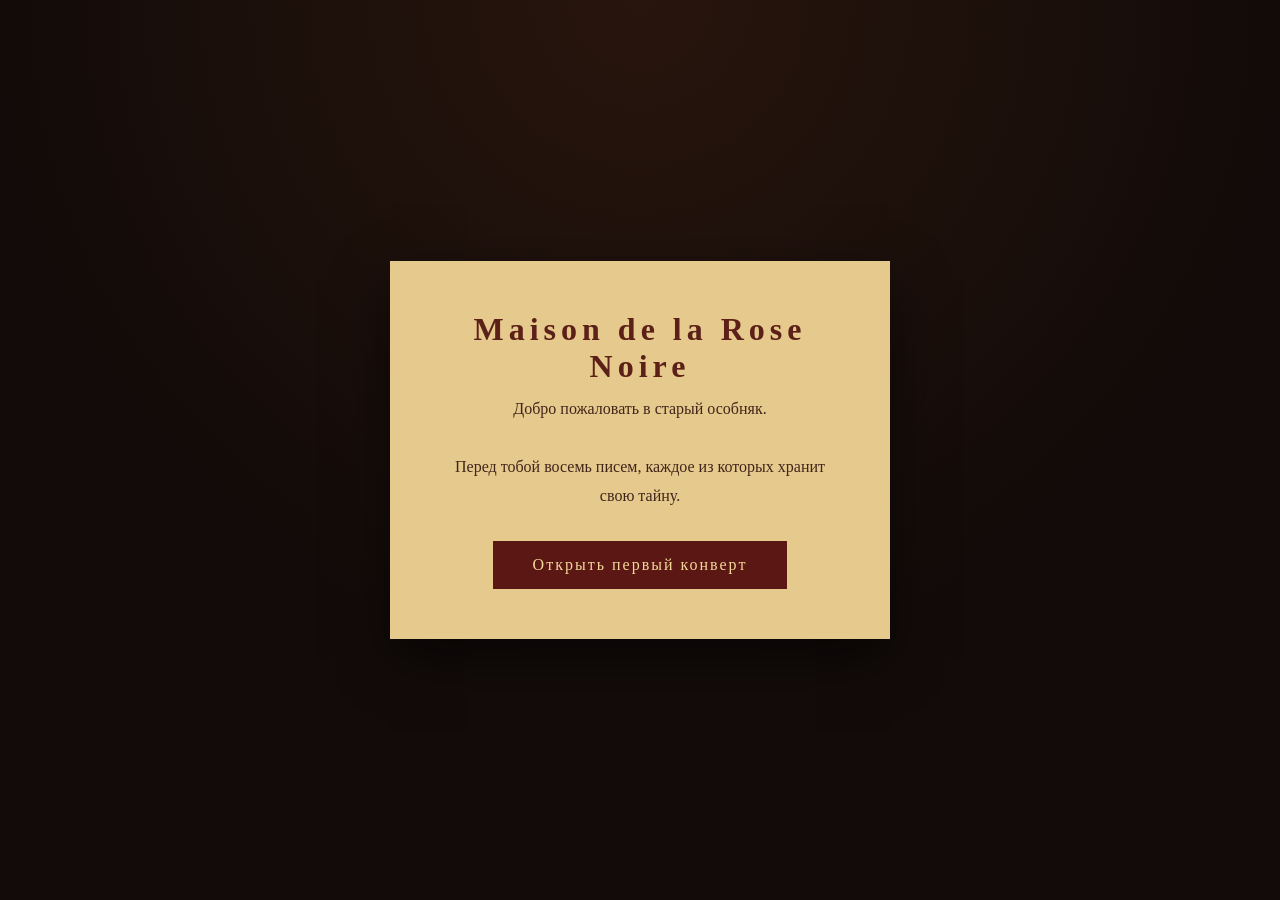
<file: index.html>
<!DOCTYPE html>
<html lang="ru">

<head>

<meta charset="UTF-8">
<meta name="viewport" content="width=device-width, initial-scale=1.0">

<title>Maison de la Rose Noire</title>

<link rel="stylesheet" href="css/missions.css">

<style>

.start-page {

    min-height:100vh;

    display:flex;

    justify-content:center;

    align-items:center;

    text-align:center;

}


.start-box {

    background:#e6c98d;

    padding:50px;

    max-width:500px;

    box-shadow:
    0 20px 50px rgba(0,0,0,.5);

}


h1 {

    font-family:
    "Times New Roman",
    serif;

    color:#5b2017;

    letter-spacing:5px;

}


p {

    color:#40261a;

    line-height:1.8;

}


.start-button {

    display:inline-block;

    margin-top:30px;

    padding:15px 40px;

    background:#5b1714;

    color:#f4d89a;

    text-decoration:none;

    letter-spacing:2px;

}


</style>

</head>


<body>


<div class="start-page">


<div class="start-box">


<h1>
Maison de la Rose Noire
</h1>


<p>
Добро пожаловать в старый особняк.
<br><br>
Перед тобой восемь писем,
каждое из которых хранит свою тайну.
</p>


<a class="start-button" href="mission1.html">
Открыть первый конверт
</a>


</div>


</div>


</body>

</html>
</file>
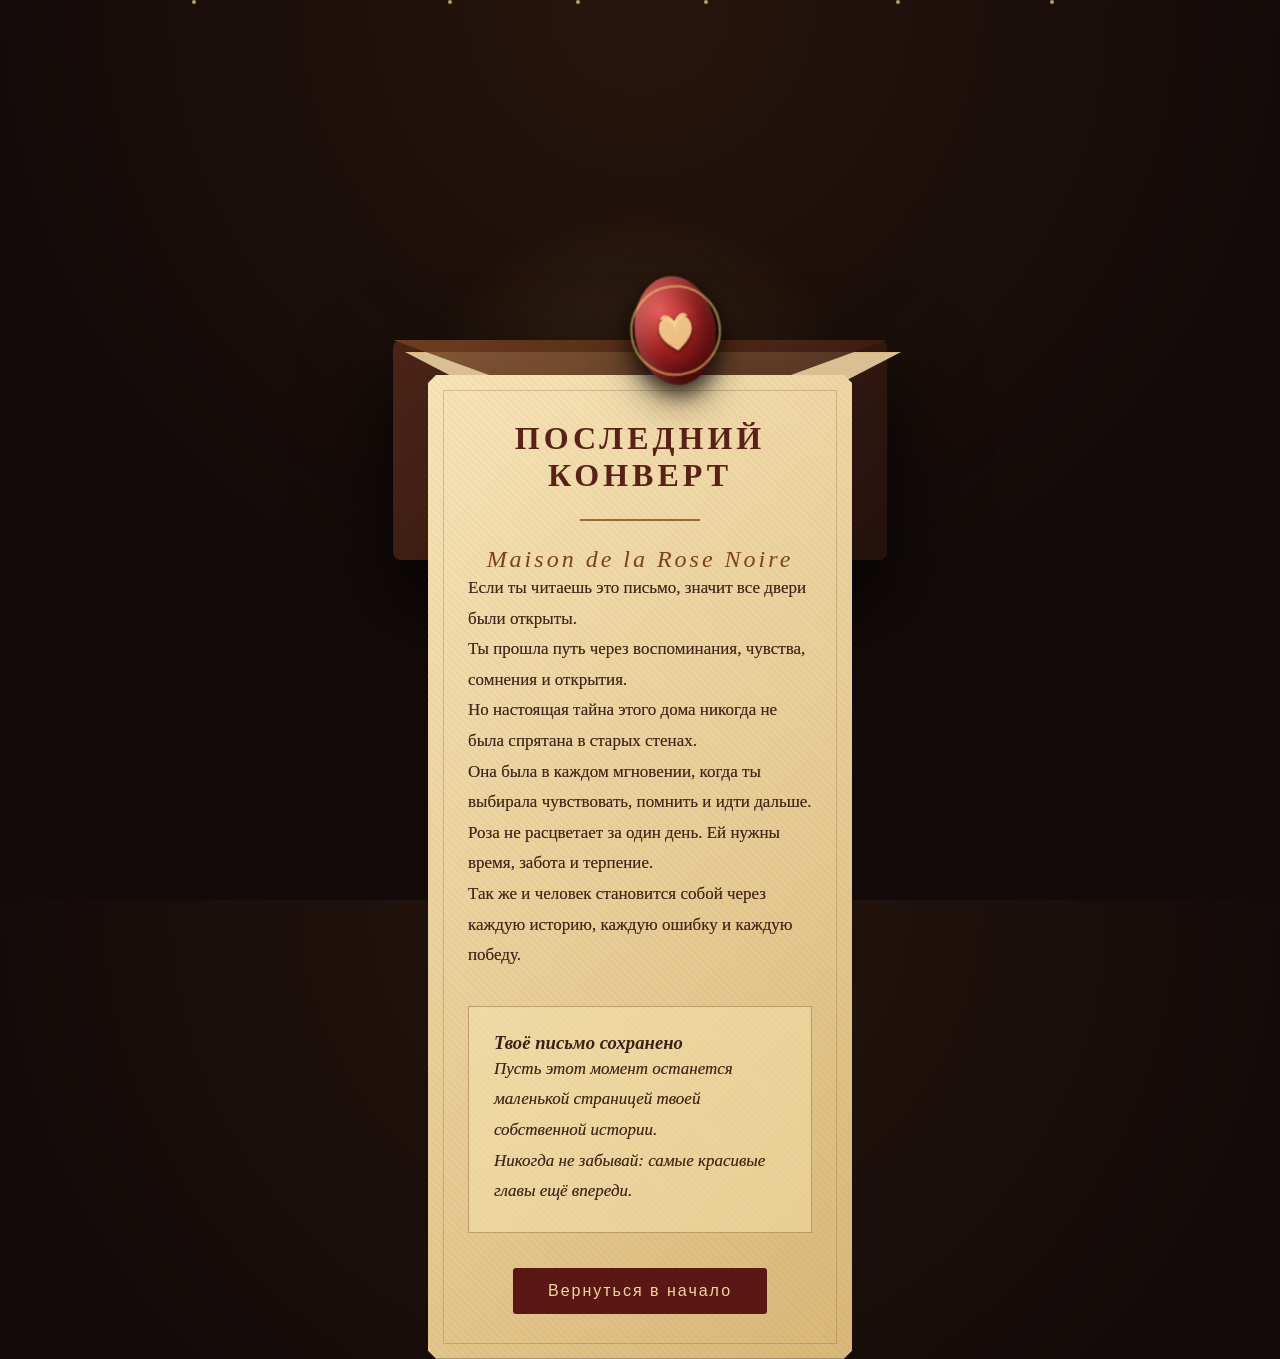
<file: final.html>
<!DOCTYPE html>
<html lang="ru">
<head>
    <meta charset="UTF-8">
    <meta name="viewport" content="width=device-width, initial-scale=1.0">

    <title>Maison de la Rose Noire | Финальное письмо</title>

    <link rel="stylesheet" href="css/missions.css">
</head>

<body>
    <div class="ambient">

    <span></span>
    <span></span>
    <span></span>
    <span></span>
    <span></span>
    <span></span>

</div>

<div class="mission-wrapper">

    <div class="envelope final-envelope">


<div class="seal" onclick="openSeal(this)">

    <div class="wax-seal">

        <svg class="seal-emblem" viewBox="0 0 100 100">

            <path d="M50 82
            C35 70,20 58,25 40
            C28 28,40 25,50 35
            C60 25,72 28,75 40
            C80 58,65 70,50 82Z"/>

            <path d="M50 35
            C42 22,32 20,28 30
            C45 28,50 45,50 55
            C50 45,55 28,72 30
            C68 20,58 22,50 35Z"/>

            <path d="M50 82 L50 60"/>

        </svg>

    </div>

</div>
        <div class="paper">


            <h1>Последний конверт</h1>

            <div class="divider"></div>


            <h2>Maison de la Rose Noire</h2>


            <p>
                Если ты читаешь это письмо,
                значит все двери были открыты.
            </p>

            <p>
                Ты прошла путь через воспоминания,
                чувства, сомнения и открытия.
            </p>

            <p>
                Но настоящая тайна этого дома
                никогда не была спрятана в старых стенах.
            </p>

            <p>
                Она была в каждом мгновении,
                когда ты выбирала чувствовать,
                помнить и идти дальше.
            </p>


            <p>
                Роза не расцветает за один день.
                Ей нужны время, забота и терпение.
            </p>

            <p>
                Так же и человек становится собой
                через каждую историю,
                каждую ошибку и каждую победу.
            </p>


            <div class="final-message">

                <h3>Твоё письмо сохранено</h3>

                <p>
                    Пусть этот момент останется
                    маленькой страницей твоей собственной истории.
                </p>

                <p>
                    Никогда не забывай:
                    самые красивые главы ещё впереди.
                </p>

            </div>


            <button class="open-letter" onclick="restartJourney()">
                Вернуться в начало
            </button>


        </div>


    </div>


</div>


<script src="js/missions.js"></script>

</body>
</html>
</file>
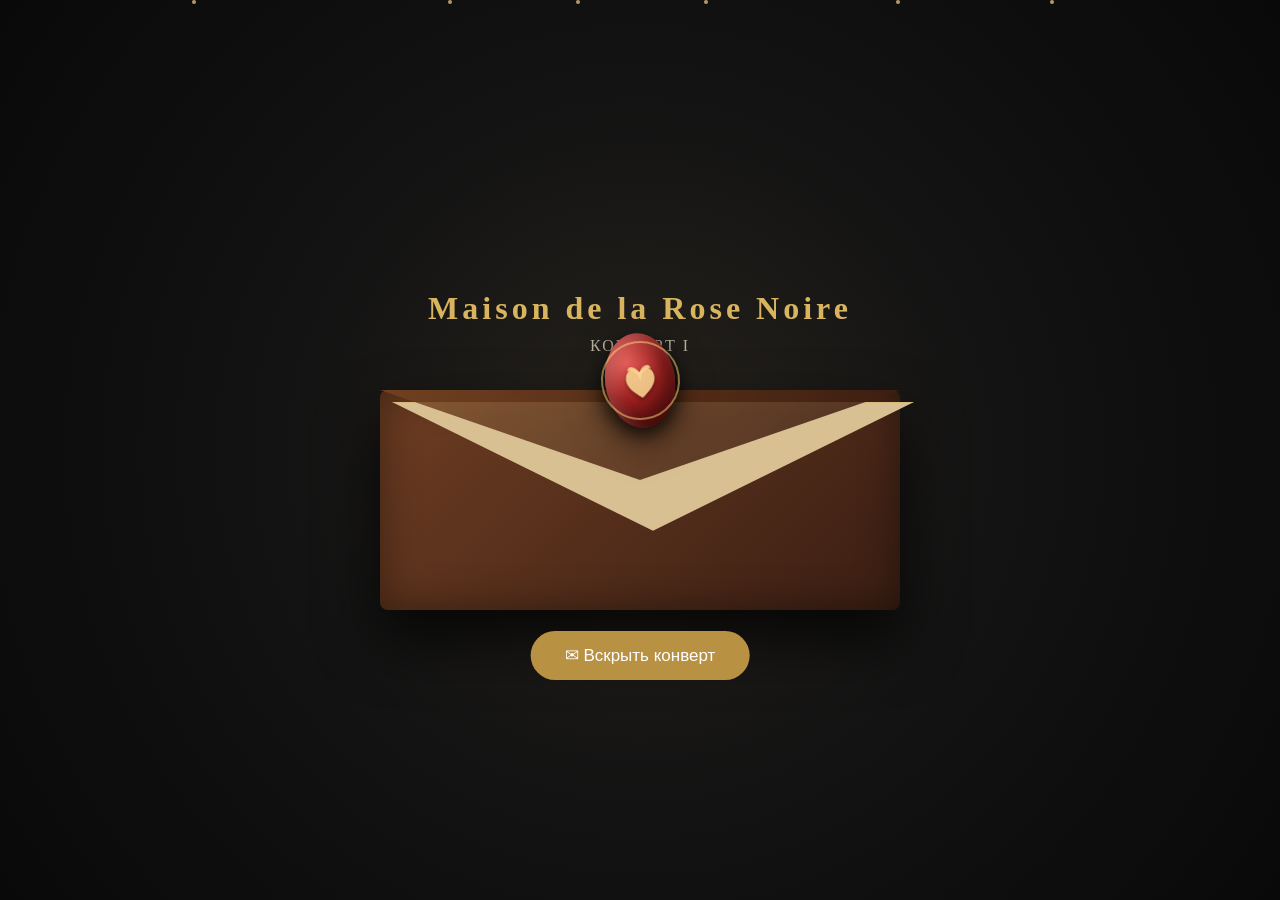
<file: mission1.html>
<!DOCTYPE html>
<html lang="ru">
<head>
    <meta charset="UTF-8">
    <meta name="viewport" content="width=device-width, initial-scale=1.0">

    <title>Maison de la Rose Noire | Конверт I</title>

    <link rel="stylesheet" href="css/missions.css">
</head>

<body>
<div class="ambient">

    <span></span>
    <span></span>
    <span></span>
    <span></span>
    <span></span>
    <span></span>

</div>
<div class="background"></div>

<div class="container">

    <h1>Maison de la Rose Noire</h1>

    <p class="subtitle">
        Конверт I
    </p>

    <div class="envelope" id="envelope">

<div class="seal" onclick="openSeal(this)">

    <div class="wax-seal">

        <svg class="seal-emblem" viewBox="0 0 100 100">

            <path d="M50 82
            C35 70,20 58,25 40
            C28 28,40 25,50 35
            C60 25,72 28,75 40
            C80 58,65 70,50 82Z"/>

            <path d="M50 35
            C42 22,32 20,28 30
            C45 28,50 45,50 55
            C50 45,55 28,72 30
            C68 20,58 22,50 35Z"/>

            <path d="M50 82 L50 60"/>

        </svg>

    </div>

</div>

        <button id="openBtn">
            ✉ Вскрыть конверт
        </button>

    </div>

    <div class="letter" id="letter">
        <div class="corner top-left"></div>
<div class="corner top-right"></div>
<div class="corner bottom-left"></div>
<div class="corner bottom-right"></div>

        <h2>ДОСЬЕ ИНФОРМАТОРА</h2>

        <blockquote>
            «Не доверяй первым словам. Они редко говорят о человеке столько,
            сколько его причины.»
        </blockquote>

        <p>
            Сегодня ваша задача — познакомиться с напарником так,
            словно именно вам предстоит решить,
            можно ли ему доверить важное дело.
        </p>

        <h3>Во время разговора попробуйте узнать:</h3>

        <ul>

            <li>что заставляет его уважать людей;</li>

            <li>какие поступки он считает непростительными;</li>

            <li>какое решение в жизни далось ему тяжелее всего;</li>

            <li>что помогает ему чувствовать себя уверенно.</li>

        </ul>

        <h3>Незаметные подсказки</h3>

        <ul>

            <li>✦ как быстро человек раскрывается;</li>

            <li>✦ говорит ли он больше о себе или о других;</li>

            <li>✦ что вызывает самые длинные ответы.</li>

        </ul>

        <button id="acceptBtn">
            ◉ Миссия принята
        </button>

    </div>

</div>

<script src="js/missions.js"></script>

</body>
</html>
</file>
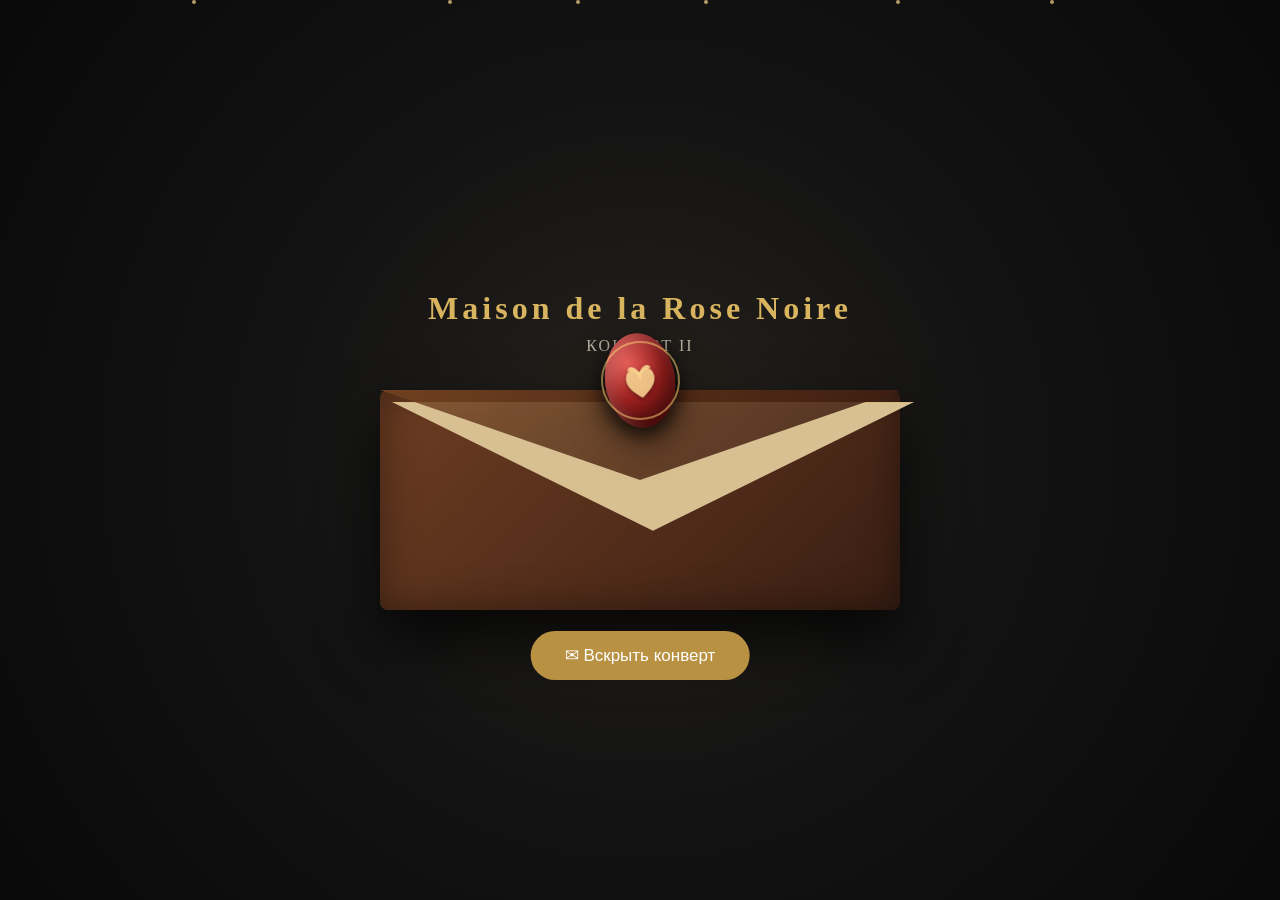
<file: mission2.html>
<!DOCTYPE html>
<html lang="ru">
<head>
    <meta charset="UTF-8">
    <meta name="viewport" content="width=device-width, initial-scale=1.0">

    <title>Maison de la Rose Noire | Конверт II</title>

    <link rel="stylesheet" href="css/missions.css">
</head>

<body>
<div class="ambient">

    <span></span>
    <span></span>
    <span></span>
    <span></span>
    <span></span>
    <span></span>

</div>
<div class="background"></div>

<div class="container">

    <h1>Maison de la Rose Noire</h1>

    <p class="subtitle">
        Конверт II
    </p>

    <div class="envelope" id="envelope">

<div class="seal" onclick="openSeal(this)">

    <div class="wax-seal">

        <svg class="seal-emblem" viewBox="0 0 100 100">

            <path d="M50 82
            C35 70,20 58,25 40
            C28 28,40 25,50 35
            C60 25,72 28,75 40
            C80 58,65 70,50 82Z"/>

            <path d="M50 35
            C42 22,32 20,28 30
            C45 28,50 45,50 55
            C50 45,55 28,72 30
            C68 20,58 22,50 35Z"/>

            <path d="M50 82 L50 60"/>

        </svg>

    </div>

</div>

        <button id="openBtn">
            ✉ Вскрыть конверт
        </button>

    </div>

    <div class="letter" id="letter">

        <div class="corner top-left"></div>
        <div class="corner top-right"></div>
        <div class="corner bottom-left"></div>
        <div class="corner bottom-right"></div>

        <h2>ПОСЛЕДНИЙ ВЕЧЕР В ПАРИЖЕ</h2>

        <blockquote>
            «Представьте, что сегодня ваш последний свободный вечер.»
        </blockquote>

        <p>
            У вас есть только одна ночь.
            Обсудите друг с другом следующие вопросы.
        </p>

        <h3>Обсудите:</h3>

        <ul>

            <li>куда отправитесь;</li>

            <li>что обязательно успеете сделать;</li>

            <li>что покажете друг другу;</li>

            <li>какие места обойдете стороной;</li>

            <li>какая музыка сопровождала бы этот вечер.</li>

        </ul>

        <h3>Незаметные подсказки</h3>

        <ul>

            <li>✦ что человек считает уютом;</li>

            <li>✦ что для него важнее — эмоции или комфорт;</li>

            <li>✦ любит ли он строить планы или действовать спонтанно.</li>

        </ul>

        <button id="acceptBtn">
            ◉ Миссия принята
        </button>

    </div>

</div>

<script src="js/missions.js"></script>

</body>
</html>
</file>
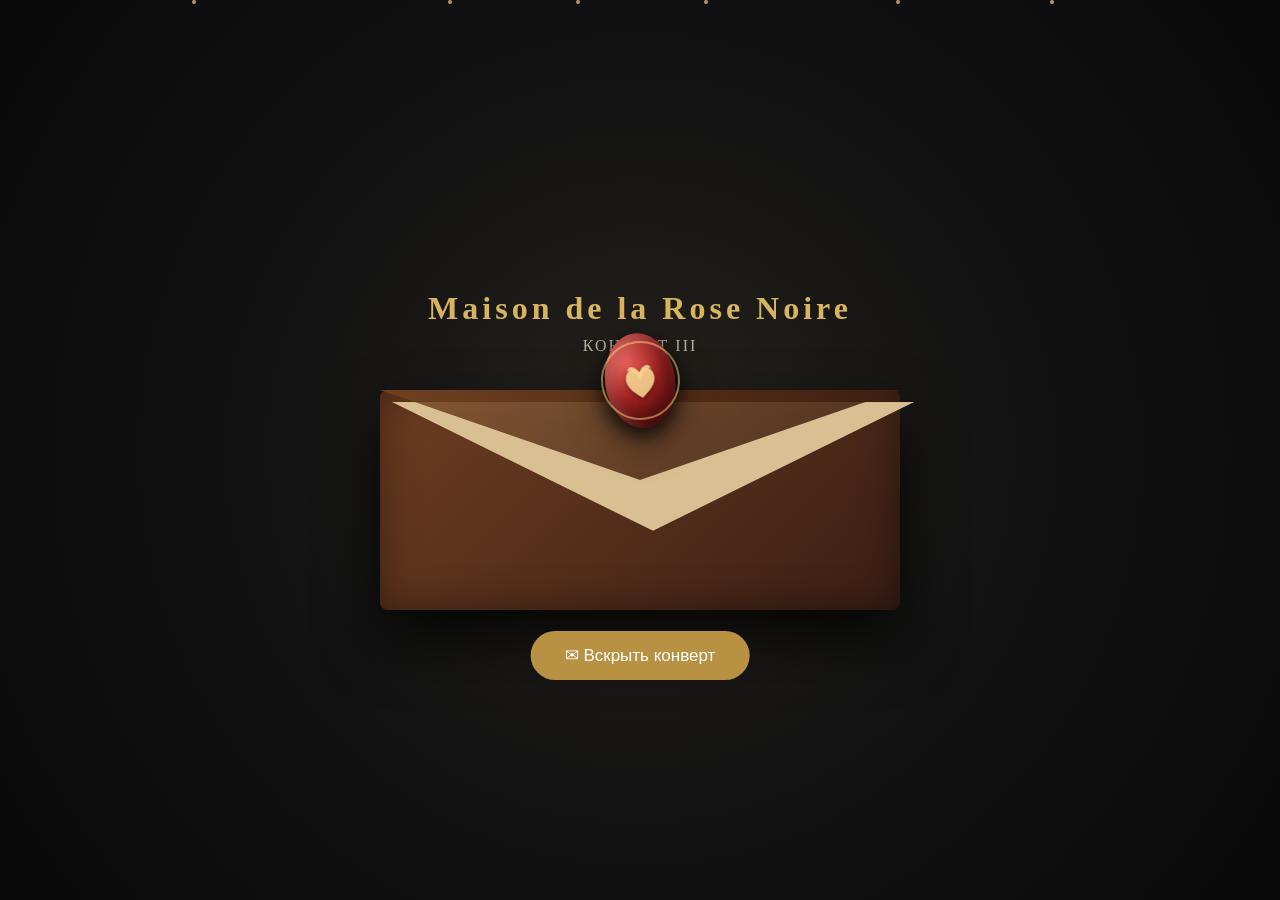
<file: mission3.html>
<!DOCTYPE html>
<html lang="ru">
<head>
    <meta charset="UTF-8">
    <meta name="viewport" content="width=device-width, initial-scale=1.0">
    <title>Maison de la Rose Noire | Конверт III</title>
    <link rel="stylesheet" href="css/missions.css">
</head>

<body>
<div class="ambient">

    <span></span>
    <span></span>
    <span></span>
    <span></span>
    <span></span>
    <span></span>

</div>
<div class="background"></div>

<div class="container">

    <h1>Maison de la Rose Noire</h1>

    <p class="subtitle">
        Конверт III
    </p>

    <div class="envelope" id="envelope">

<div class="seal" onclick="openSeal(this)">

    <div class="wax-seal">

        <svg class="seal-emblem" viewBox="0 0 100 100">

            <path d="M50 82
            C35 70,20 58,25 40
            C28 28,40 25,50 35
            C60 25,72 28,75 40
            C80 58,65 70,50 82Z"/>

            <path d="M50 35
            C42 22,32 20,28 30
            C45 28,50 45,50 55
            C50 45,55 28,72 30
            C68 20,58 22,50 35Z"/>

            <path d="M50 82 L50 60"/>

        </svg>

    </div>

</div>
        <button id="openBtn">
            ✉ Вскрыть конверт
        </button>

    </div>

    <div class="letter" id="letter">

        <div class="corner top-left"></div>
        <div class="corner top-right"></div>
        <div class="corner bottom-left"></div>
        <div class="corner bottom-right"></div>

        <h2>УЖИН БЕЗ МАСОК</h2>

        <blockquote>
            «Иногда лучший способ узнать человека — просто разделить с ним ужин.»
        </blockquote>

        <p>
            Ваша встреча проходит за столом старого французского ресторана.
            За ужином можно говорить обо всём. Постарайтесь сделать разговор искренним.
        </p>

        <h3>Попробуйте узнать:</h3>

        <ul>
            <li>какое воспоминание человек чаще всего вспоминает;</li>
            <li>каким достижением гордится;</li>
            <li>что хотел бы изменить;</li>
            <li>что заставляет его улыбаться.</li>
        </ul>

        <h3>Незаметные подсказки</h3>

        <ul>
            <li>✦ какие темы вызывают настоящий интерес;</li>
            <li>✦ какие человек старается обходить стороной;</li>
            <li>✦ насколько легко он делится личным.</li>
        </ul>

        <button id="acceptBtn">
            ◉ Миссия принята
        </button>

    </div>

</div>

<script src="js/missions.js"></script>

</body>
</html>
</file>
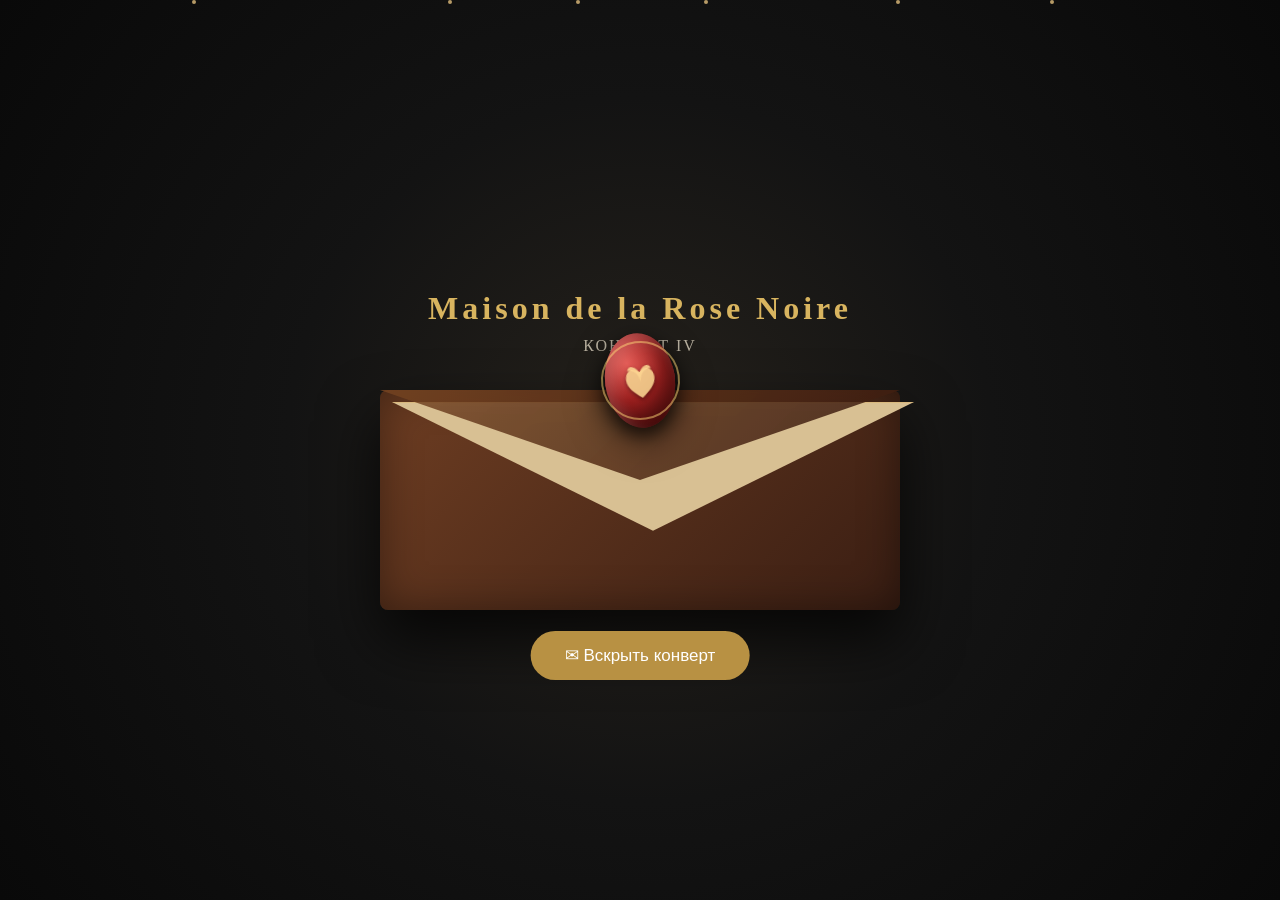
<file: mission4.html>
<!DOCTYPE html>
<html lang="ru">
<head>
    <meta charset="UTF-8">
    <meta name="viewport" content="width=device-width, initial-scale=1.0">
    <title>Maison de la Rose Noire | Конверт IV</title>
    <link rel="stylesheet" href="css/missions.css">
</head>

<body>
<div class="ambient">

    <span></span>
    <span></span>
    <span></span>
    <span></span>
    <span></span>
    <span></span>

</div>
<div class="background"></div>

<div class="container">

    <h1>Maison de la Rose Noire</h1>

    <p class="subtitle">
        Конверт IV
    </p>

    <div class="envelope" id="envelope">

<div class="seal" onclick="openSeal(this)">

    <div class="wax-seal">

        <svg class="seal-emblem" viewBox="0 0 100 100">

            <path d="M50 82
            C35 70,20 58,25 40
            C28 28,40 25,50 35
            C60 25,72 28,75 40
            C80 58,65 70,50 82Z"/>

            <path d="M50 35
            C42 22,32 20,28 30
            C45 28,50 45,50 55
            C50 45,55 28,72 30
            C68 20,58 22,50 35Z"/>

            <path d="M50 82 L50 60"/>

        </svg>

    </div>

</div>

        <button id="openBtn">
            ✉ Вскрыть конверт
        </button>

    </div>

    <div class="letter" id="letter">

        <div class="corner top-left"></div>
        <div class="corner top-right"></div>
        <div class="corner bottom-left"></div>
        <div class="corner bottom-right"></div>

        <h2>ИГРА НА ДОВЕРИЕ</h2>

        <blockquote>
            «Истина раскрывается не в ответах, а в том, как человек их объясняет.»
        </blockquote>

        <p>
            Каждый по очереди отвечает на вопросы. Не торопитесь — после каждого ответа можно задать уточняющий вопрос.
        </p>

        <h3>Ответьте по очереди:</h3>

        <ul>
            <li>Когда в последний раз пришлось рискнуть?</li>
            <li>Что сложнее — простить или попросить прощения?</li>
            <li>Какой совет изменил вашу жизнь?</li>
            <li>Что вы никогда не рассказываете при первом знакомстве?</li>
        </ul>

        <h3>Незаметные подсказки</h3>

        <ul>
            <li>✦ как человек объясняет свои решения;</li>
            <li>✦ что для него важнее — честность или осторожность;</li>
            <li>✦ как он относится к ошибкам.</li>
        </ul>

        <button id="acceptBtn">
            ◉ Миссия принята
        </button>

    </div>

</div>

<script src="js/missions.js"></script>

</body>
</html>
</file>
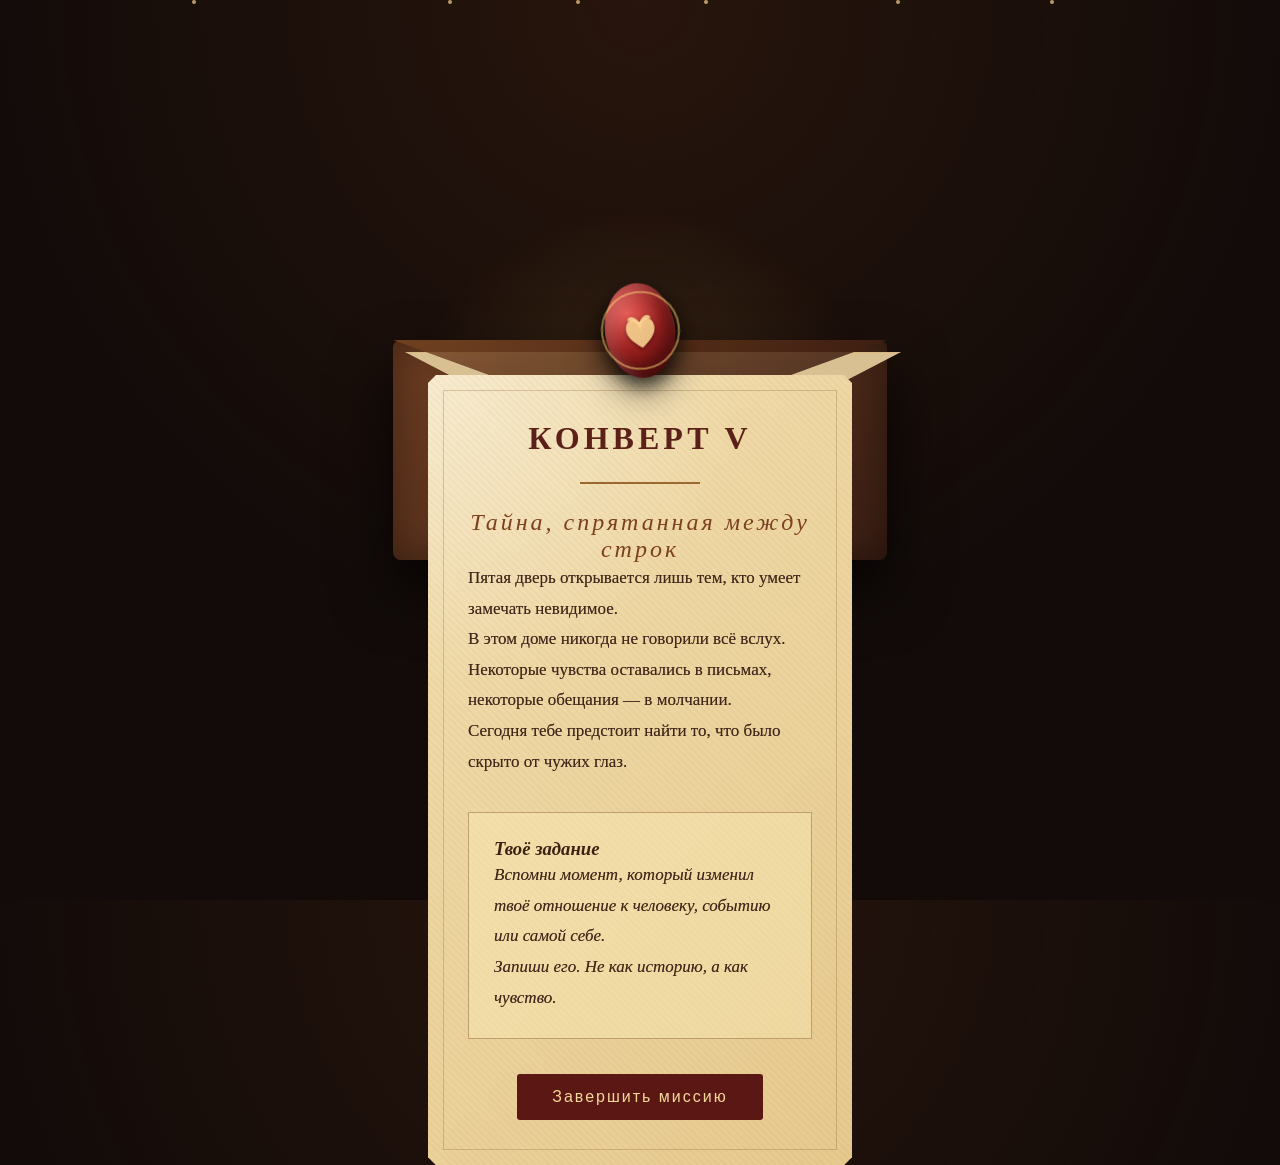
<file: mission5.html>
<!DOCTYPE html>
<html lang="ru">
<head>
    <meta charset="UTF-8">
    <meta name="viewport" content="width=device-width, initial-scale=1.0">

    <title>Maison de la Rose Noire | Конверт V</title>

    <link rel="stylesheet" href="css/missions.css">
</head>

<body>
<div class="ambient">

    <span></span>
    <span></span>
    <span></span>
    <span></span>
    <span></span>
    <span></span>

</div>
<div class="mission-wrapper">

    <div class="envelope">

<div class="seal" onclick="openSeal(this)">

    <div class="wax-seal">

        <svg class="seal-emblem" viewBox="0 0 100 100">

            <path d="M50 82
            C35 70,20 58,25 40
            C28 28,40 25,50 35
            C60 25,72 28,75 40
            C80 58,65 70,50 82Z"/>

            <path d="M50 35
            C42 22,32 20,28 30
            C45 28,50 45,50 55
            C50 45,55 28,72 30
            C68 20,58 22,50 35Z"/>

            <path d="M50 82 L50 60"/>

        </svg>

    </div>

</div>

        <div class="paper">

            <h1>Конверт V</h1>

            <div class="divider"></div>

            <h2>Тайна, спрятанная между строк</h2>

            <p>
                Пятая дверь открывается лишь тем,
                кто умеет замечать невидимое.
            </p>

            <p>
                В этом доме никогда не говорили всё вслух.
                Некоторые чувства оставались в письмах,
                некоторые обещания — в молчании.
            </p>

            <p>
                Сегодня тебе предстоит найти то,
                что было скрыто от чужих глаз.
            </p>

            <div class="mission-task">

                <h3>Твоё задание</h3>

                <p>
                    Вспомни момент, который изменил твоё отношение
                    к человеку, событию или самой себе.
                </p>

                <p>
                    Запиши его.
                    Не как историю, а как чувство.
                </p>

            </div>


            <button class="open-letter" onclick="completeMission(5)">
                Завершить миссию
            </button>


        </div>

    </div>


</div>


<script src="js/missions.js"></script>

</body>
</html>
</file>
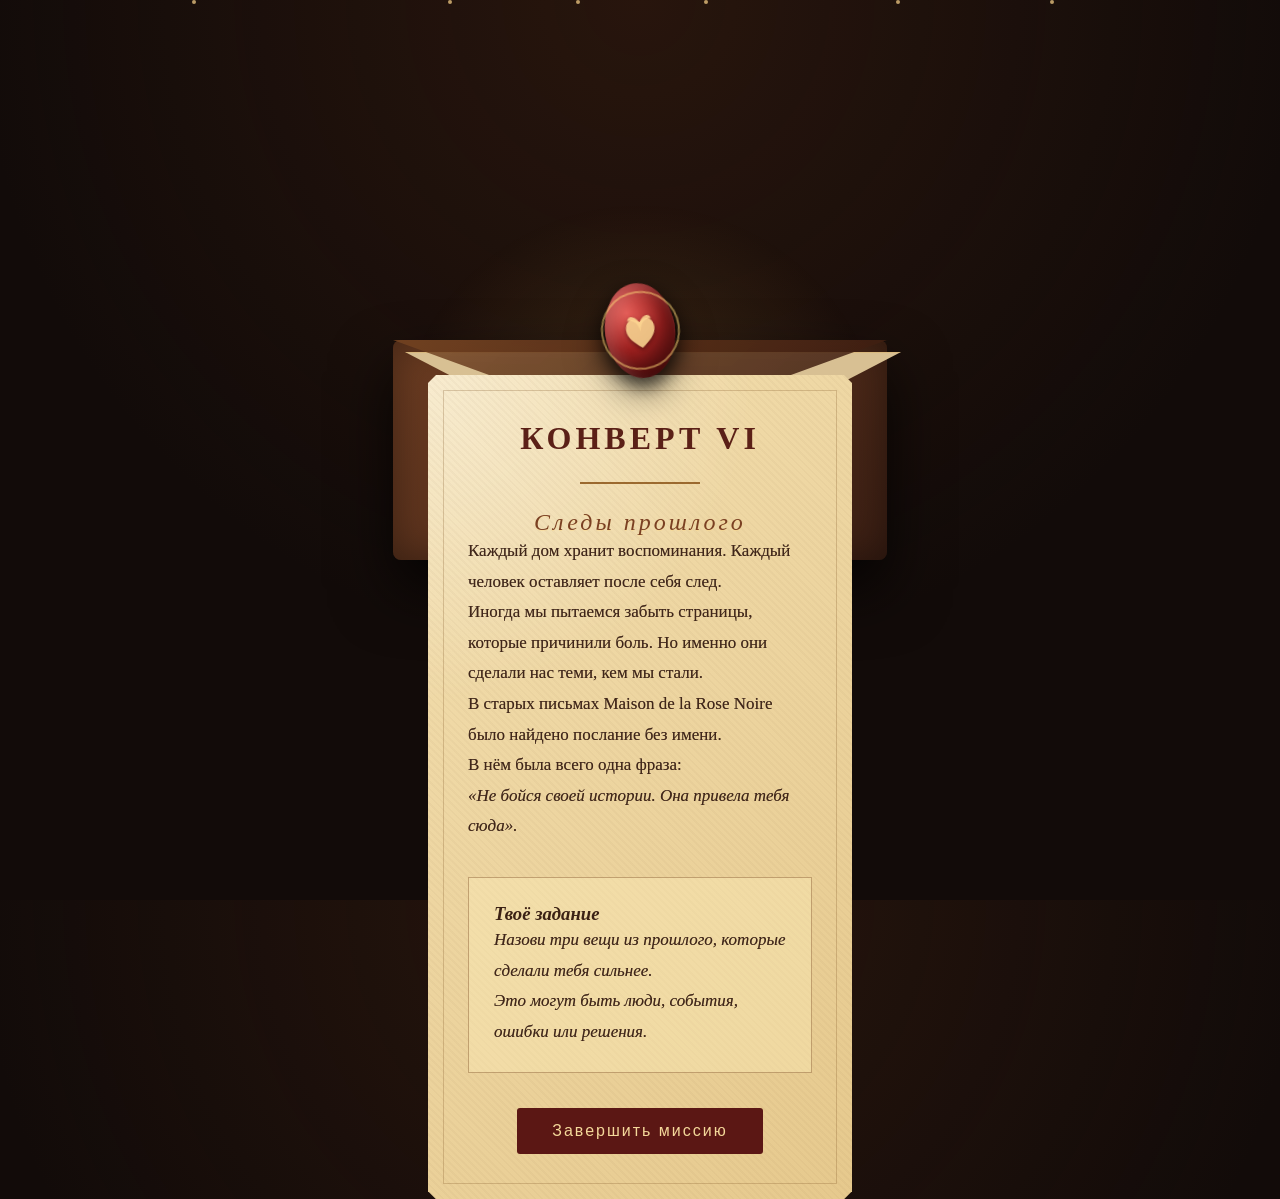
<file: mission6.html>
<!DOCTYPE html>
<html lang="ru">
<head>
    <meta charset="UTF-8">
    <meta name="viewport" content="width=device-width, initial-scale=1.0">

    <title>Maison de la Rose Noire | Конверт VI</title>

    <link rel="stylesheet" href="css/missions.css">
</head>

<body>
<div class="ambient">

    <span></span>
    <span></span>
    <span></span>
    <span></span>
    <span></span>
    <span></span>

</div>
<div class="mission-wrapper">

    <div class="envelope">

<div class="seal" onclick="openSeal(this)">

    <div class="wax-seal">

        <svg class="seal-emblem" viewBox="0 0 100 100">

            <path d="M50 82
            C35 70,20 58,25 40
            C28 28,40 25,50 35
            C60 25,72 28,75 40
            C80 58,65 70,50 82Z"/>

            <path d="M50 35
            C42 22,32 20,28 30
            C45 28,50 45,50 55
            C50 45,55 28,72 30
            C68 20,58 22,50 35Z"/>

            <path d="M50 82 L50 60"/>

        </svg>

    </div>

</div>


        <div class="paper">

            <h1>Конверт VI</h1>

            <div class="divider"></div>


            <h2>Следы прошлого</h2>


            <p>
                Каждый дом хранит воспоминания.
                Каждый человек оставляет после себя след.
            </p>

            <p>
                Иногда мы пытаемся забыть страницы,
                которые причинили боль.
                Но именно они сделали нас теми,
                кем мы стали.
            </p>

            <p>
                В старых письмах Maison de la Rose Noire
                было найдено послание без имени.
            </p>

            <p>
                В нём была всего одна фраза:
                <br>
                <em>
                    «Не бойся своей истории.
                    Она привела тебя сюда».
                </em>
            </p>


            <div class="mission-task">

                <h3>Твоё задание</h3>

                <p>
                    Назови три вещи из прошлого,
                    которые сделали тебя сильнее.
                </p>

                <p>
                    Это могут быть люди, события,
                    ошибки или решения.
                </p>

            </div>


            <button class="open-letter" onclick="completeMission(6)">
                Завершить миссию
            </button>


        </div>

    </div>

</div>


<script src="js/missions.js"></script>

</body>
</html>
</file>
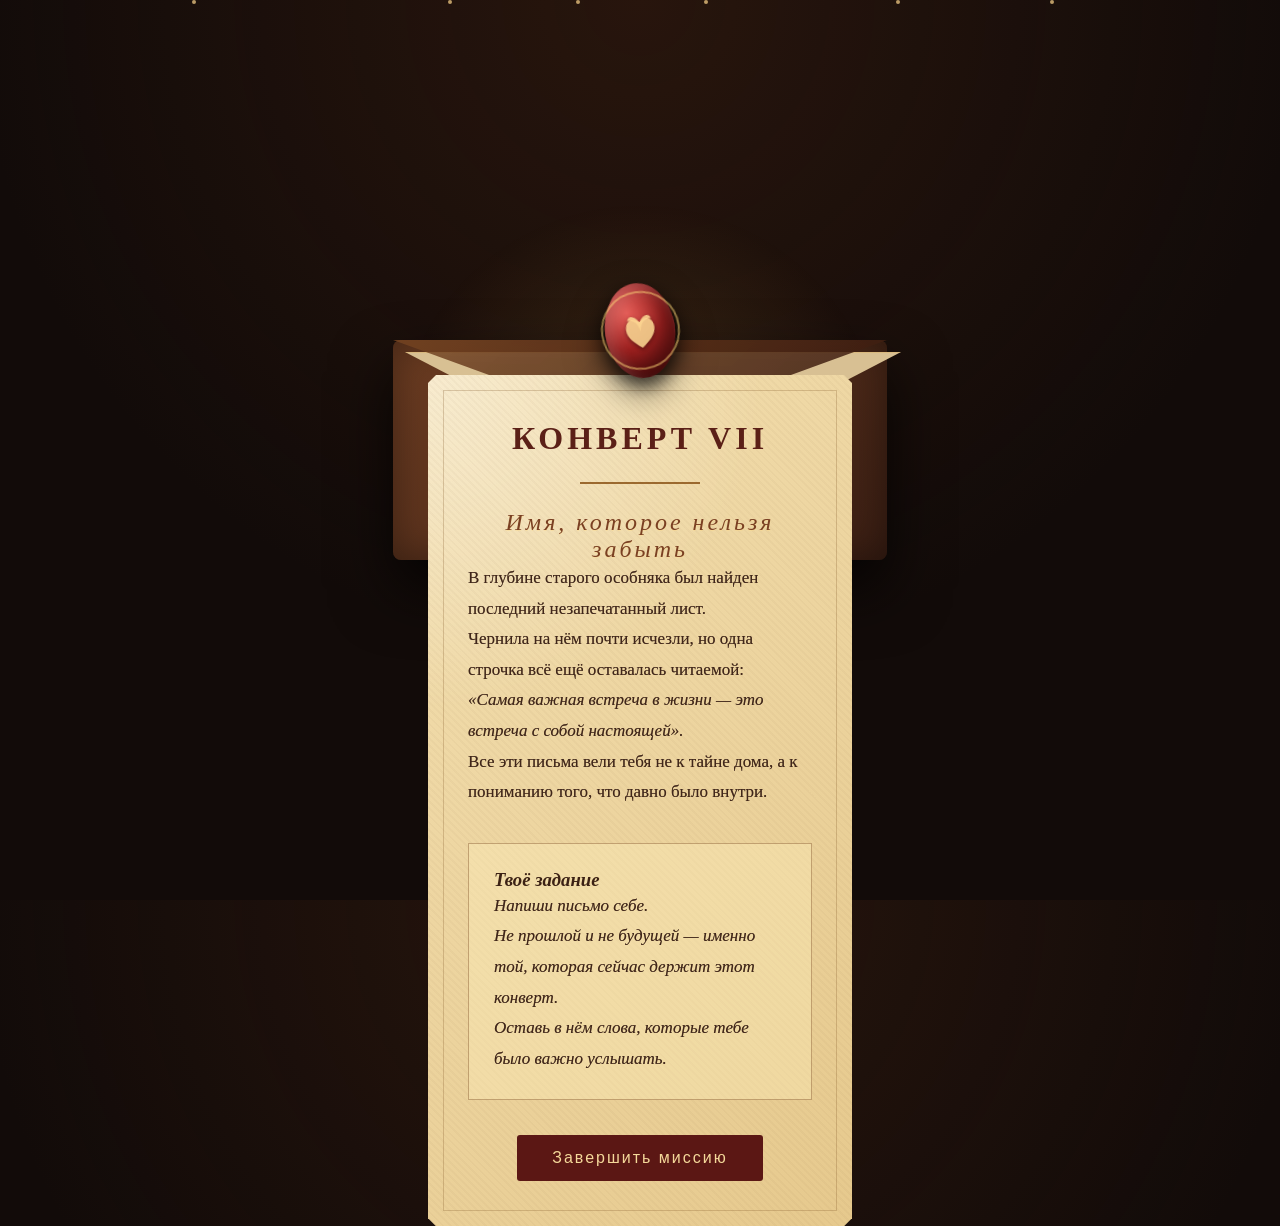
<file: mission7.html>
<!DOCTYPE html>
<html lang="ru">
<head>
    <meta charset="UTF-8">
    <meta name="viewport" content="width=device-width, initial-scale=1.0">

    <title>Maison de la Rose Noire | Конверт VII</title>

    <link rel="stylesheet" href="css/missions.css">
</head>

<body>
<div class="ambient">

    <span></span>
    <span></span>
    <span></span>
    <span></span>
    <span></span>
    <span></span>

</div>
<div class="mission-wrapper">

    <div class="envelope">

<div class="seal" onclick="openSeal(this)">

    <div class="wax-seal">

        <svg class="seal-emblem" viewBox="0 0 100 100">

            <path d="M50 82
            C35 70,20 58,25 40
            C28 28,40 25,50 35
            C60 25,72 28,75 40
            C80 58,65 70,50 82Z"/>

            <path d="M50 35
            C42 22,32 20,28 30
            C45 28,50 45,50 55
            C50 45,55 28,72 30
            C68 20,58 22,50 35Z"/>

            <path d="M50 82 L50 60"/>

        </svg>

    </div>

</div>


        <div class="paper">

            <h1>Конверт VII</h1>

            <div class="divider"></div>


            <h2>Имя, которое нельзя забыть</h2>


            <p>
                В глубине старого особняка был найден последний
                незапечатанный лист.
            </p>

            <p>
                Чернила на нём почти исчезли,
                но одна строчка всё ещё оставалась читаемой:
            </p>

            <p>
                <em>
                    «Самая важная встреча в жизни —
                    это встреча с собой настоящей».
                </em>
            </p>

            <p>
                Все эти письма вели тебя не к тайне дома,
                а к пониманию того, что давно было внутри.
            </p>


            <div class="mission-task">

                <h3>Твоё задание</h3>

                <p>
                    Напиши письмо себе.
                </p>

                <p>
                    Не прошлой и не будущей —
                    именно той, которая сейчас держит этот конверт.
                </p>

                <p>
                    Оставь в нём слова,
                    которые тебе было важно услышать.
                </p>

            </div>


            <button class="open-letter" onclick="completeMission(7)">
                Завершить миссию
            </button>


        </div>

    </div>

</div>


<script src="js/missions.js"></script>

</body>
</html>
</file>
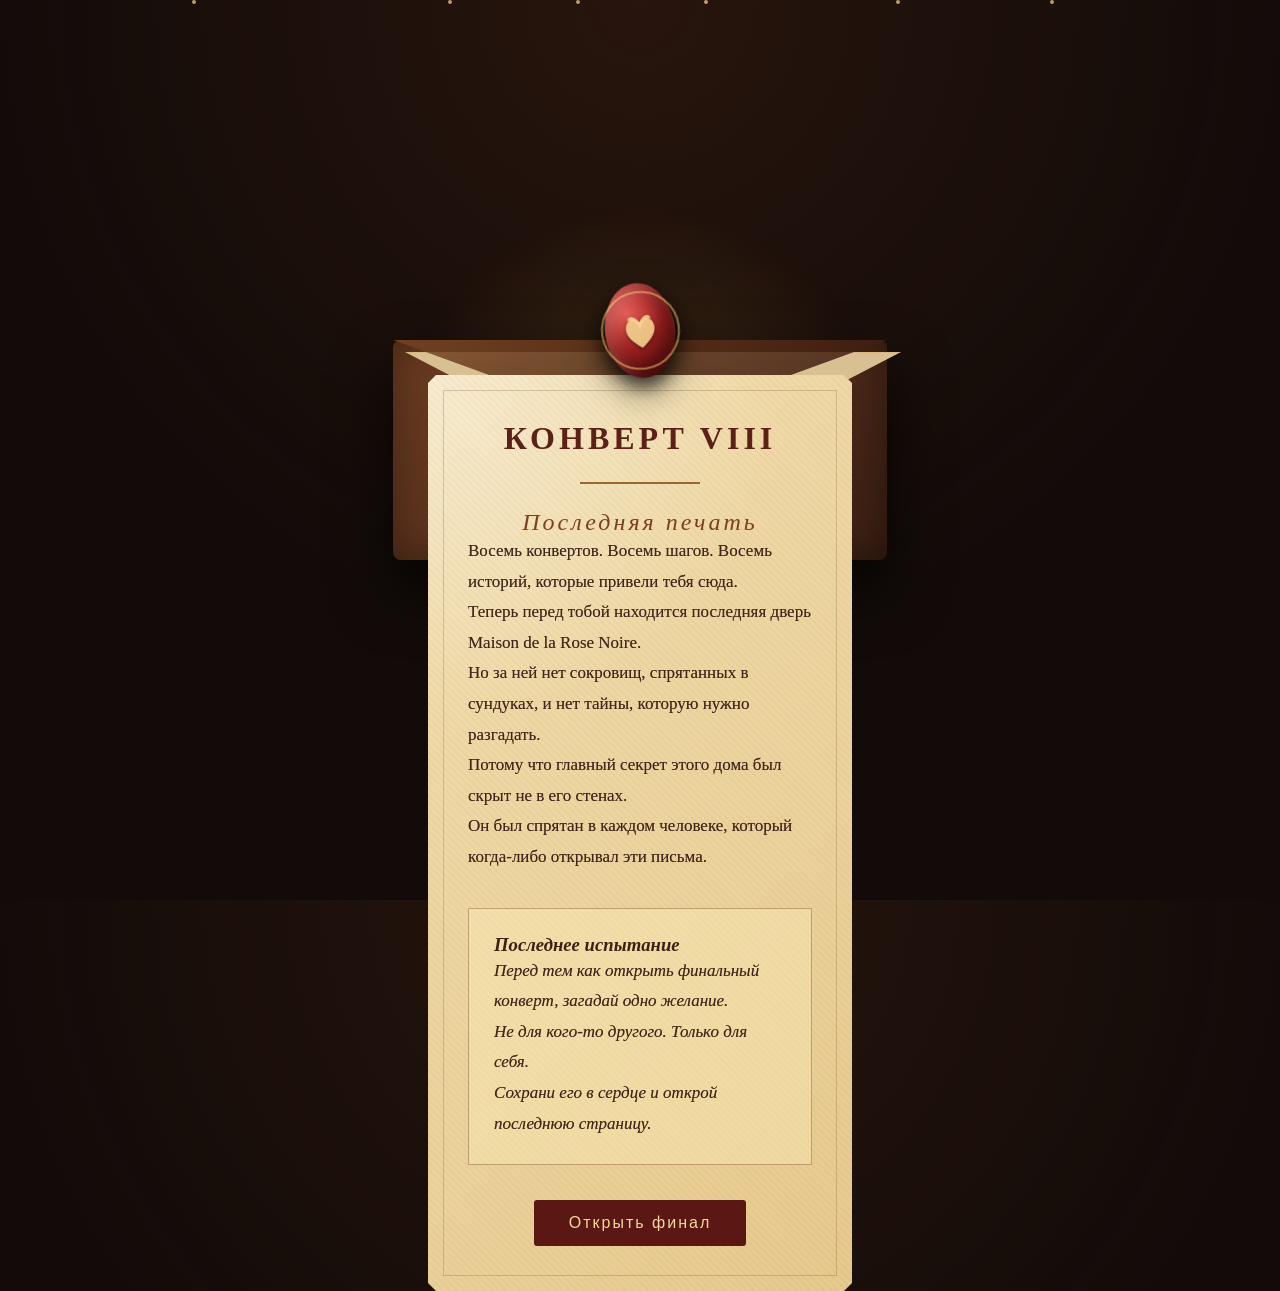
<file: mission8.html>
<!DOCTYPE html>
<html lang="ru">
<head>
    <meta charset="UTF-8">
    <meta name="viewport" content="width=device-width, initial-scale=1.0">

    <title>Maison de la Rose Noire | Конверт VIII</title>

    <link rel="stylesheet" href="css/missions.css">
</head>

<body>
<div class="ambient">

    <span></span>
    <span></span>
    <span></span>
    <span></span>
    <span></span>
    <span></span>

</div>
<div class="mission-wrapper">

    <div class="envelope">

<div class="seal" onclick="openSeal(this)">

    <div class="wax-seal">

        <svg class="seal-emblem" viewBox="0 0 100 100">

            <path d="M50 82
            C35 70,20 58,25 40
            C28 28,40 25,50 35
            C60 25,72 28,75 40
            C80 58,65 70,50 82Z"/>

            <path d="M50 35
            C42 22,32 20,28 30
            C45 28,50 45,50 55
            C50 45,55 28,72 30
            C68 20,58 22,50 35Z"/>

            <path d="M50 82 L50 60"/>

        </svg>

    </div>

</div>


        <div class="paper">

            <h1>Конверт VIII</h1>

            <div class="divider"></div>


            <h2>Последняя печать</h2>


            <p>
                Восемь конвертов.
                Восемь шагов.
                Восемь историй, которые привели тебя сюда.
            </p>

            <p>
                Теперь перед тобой находится последняя дверь
                Maison de la Rose Noire.
            </p>

            <p>
                Но за ней нет сокровищ,
                спрятанных в сундуках,
                и нет тайны, которую нужно разгадать.
            </p>

            <p>
                Потому что главный секрет этого дома
                был скрыт не в его стенах.
            </p>

            <p>
                Он был спрятан в каждом человеке,
                который когда-либо открывал эти письма.
            </p>


            <div class="mission-task">

                <h3>Последнее испытание</h3>

                <p>
                    Перед тем как открыть финальный конверт,
                    загадай одно желание.
                </p>

                <p>
                    Не для кого-то другого.
                    Только для себя.
                </p>

                <p>
                    Сохрани его в сердце
                    и открой последнюю страницу.
                </p>

            </div>


            <button class="open-letter" onclick="completeMission(8)">
                Открыть финал
            </button>


        </div>

    </div>

</div>


<script src="js/missions.js"></script>

</body>
</html>
</file>
<file: css/missions.css>
/* ---------- Общие настройки ---------- */

*{
    margin:0;
    padding:0;
    box-sizing:border-box;
}

body{

    font-family: "Georgia", serif;

    background:#0f0f10;

    color:#f4ecd8;

    min-height:100vh;

    display:flex;

    justify-content:center;

    align-items:center;

    overflow-x:hidden;
}

/* ---------- Фон ---------- */

.background{

    position:fixed;

    inset:0;

    background:
    radial-gradient(circle at center,#26221c 0%,#131313 45%,#090909 100%);

    z-index:-2;
}

/* ---------- Контейнер ---------- */

.container{

    width:min(90%,700px);

    text-align:center;

    padding:40px 20px;
}

/* ---------- Заголовок ---------- */

h1{

    color:#d8b45f;

    letter-spacing:4px;

    font-size:2rem;

    margin-bottom:10px;
}

.subtitle{

    color:#b9b1a0;

    margin-bottom:35px;

    text-transform:uppercase;

    letter-spacing:2px;
}

/* ---------- Конверт ---------- */

.envelope{

    width:360px;

    height:220px;

    margin:auto;

    background:#e4d2ad;

    border-radius:8px;

    position:relative;

    box-shadow:
    0 25px 60px rgba(0,0,0,.55);

    transition:.6s;
}

/* верхняя крышка */

.envelope::before{

    content:"";

    position:absolute;

    left:0;

    top:0;

    width:100%;

    height:100%;

    background:#d8c093;

    clip-path:polygon(0 0,100% 0,50% 58%);

}

/* ---------- Печать ---------- */

.seal{

    position:absolute;

    left:50%;

    top:92px;

    transform:translateX(-50%);

    width:70px;

    height:70px;

    border-radius:50%;

    background:#7c1217;

    color:white;

    display:flex;

    justify-content:center;

    align-items:center;

    font-size:26px;

    box-shadow:
    inset 0 0 12px rgba(255,255,255,.25),
    0 10px 25px rgba(0,0,0,.45);

    z-index:5;
}

/* ---------- Кнопка ---------- */

#openBtn{

    position:absolute;

    bottom:-70px;

    left:50%;

    transform:translateX(-50%);

    padding:14px 34px;

    border:none;

    border-radius:40px;

    cursor:pointer;

    background:#b89143;

    color:white;

    font-size:17px;

    transition:.3s;
}

#openBtn:hover{

    background:#d2ad63;

    transform:translateX(-50%) scale(1.05);
}

/* ---------- Письмо ---------- */

.letter{

    display:none;

    margin-top:90px;

    background:linear-gradient(
        180deg,
        #f8efd8 0%,
        #f1e4c3 100%
    );

    color:#2e261d;

    padding:60px;

    border:2px solid #c8a764;

    border-radius:8px;

    box-shadow:
        0 25px 70px rgba(0,0,0,.55),
        inset 0 0 25px rgba(255,255,255,.35);

    text-align:left;

    position:relative;

    overflow:hidden;

}

.letter h2{

    text-align:center;

    color:#7d1b23;

    margin-bottom:20px;
}

blockquote{

    font-style:italic;

    text-align:center;

    margin-bottom:30px;

    color:#555;
}

.letter h3{

    margin-top:25px;

    color:#7d1b23;
}

.letter ul{

    margin:15px 0 0 25px;

    line-height:1.8;
}

.letter p{

    line-height:1.8;
}

/* ---------- Кнопка ---------- */

#acceptBtn{

    margin:40px auto 0;

    display:block;

    padding:14px 34px;

    border:none;

    border-radius:40px;

    background:#7c1217;

    color:white;

    cursor:pointer;

    font-size:16px;

    transition:.3s;
}

#acceptBtn:hover{

    background:#a81d28;
}

/* ---------- Телефон ---------- */

@media(max-width:700px){

.envelope{

width:290px;

height:180px;

}

.letter{

padding:25px;

}

h1{

font-size:1.6rem;

}

}
.nextMission{

display:inline-block;

margin-top:40px;

padding:16px 36px;

background:#b89143;

color:white;

text-decoration:none;

border-radius:40px;

transition:.3s;

font-size:18px;

}

.nextMission:hover{

background:#d5b46c;

transform:scale(1.05);

}
/* ==========================
   Уголки письма
========================== */

.letter{
    position:relative;
    overflow:hidden;
}

.corner{

    position:absolute;

    width:45px;

    height:45px;

    border:2px solid #b89143;

}

.top-left{

    top:15px;
    left:15px;

    border-right:none;
    border-bottom:none;

}

.top-right{

    top:15px;
    right:15px;

    border-left:none;
    border-bottom:none;

}

.bottom-left{

    bottom:15px;
    left:15px;

    border-right:none;
    border-top:none;

}

.bottom-right{

    bottom:15px;
    right:15px;

    border-left:none;
    border-top:none;

}
/* =========================
   Сургучная печать
========================= */

.seal {
    position: absolute;
    top: -45px;
    right: 40px;
    z-index: 5;
}


.wax-seal {
    width: 95px;
    height: 95px;

    background:
        radial-gradient(
            circle at 35% 30%,
            #e35b55,
            #9d201f 45%,
            #5d0d0d 90%
        );

    border-radius: 50%;

    display: flex;
    align-items: center;
    justify-content: center;

    box-shadow:
        inset 8px 8px 15px rgba(255,255,255,0.15),
        inset -10px -12px 20px rgba(0,0,0,0.35),
        0 8px 15px rgba(0,0,0,0.45);

    transform: rotate(-8deg);

    animation: sealAppear 1.5s ease forwards;
}


.wax-seal::before {

    content: "";

    position: absolute;

    width: 75px;
    height: 75px;

    border-radius: 50%;

    border: 2px solid rgba(255,215,120,0.5);

}


/* Герб внутри сургучной печати */

.seal-emblem {

    width: 55px;
    height: 55px;

    fill: rgba(255,220,150,0.9);

    filter:
        drop-shadow(
            0 2px 2px rgba(0,0,0,0.45)
        );

    opacity: 0.95;

}


/* появление печати */

@keyframes sealAppear {

    from {
        opacity:0;
        transform:
            scale(0.5)
            rotate(-20deg);
    }

    to {
        opacity:1;
        transform:
            scale(1)
            rotate(-8deg);
    }

}
/* =================================
   Винтажный конверт Maison de la Rose Noire
================================= */


body {

    background:
        radial-gradient(
            circle at top,
            rgba(80,40,20,0.35),
            transparent 60%
        ),
        #120b09;

    min-height:100vh;

}


/* общий контейнер */

.mission-wrapper {

    min-height:100vh;

    display:flex;

    justify-content:center;

    align-items:center;

    padding:60px 20px;

}


/* конверт */

.envelope {

    position:relative;

    width:520px;

    max-width:95%;

    padding:35px;

    background:

        linear-gradient(
            135deg,
            #6d3d22,
            #3a1e13
        );


    border-radius:8px;


    box-shadow:

        0 30px 60px rgba(0,0,0,0.75),

        inset 0 0 40px rgba(0,0,0,0.4);


    animation: envelopeAppear 1.2s ease;

}



/* эффект краёв конверта */

.envelope::before {

    content:"";

    position:absolute;

    inset:12px;

    border:

        1px solid

        rgba(218,170,85,0.35);


    pointer-events:none;

}



/* бумага внутри */

.paper {

    position:relative;
    animation: letterReveal 1.5s ease forwards;
    animation-delay: .5s;
    opacity:0;
    background:

        radial-gradient(
            circle at top left,
            rgba(255,255,255,0.4),
            transparent 35%
        ),

        linear-gradient(
            135deg,
            #f3dfb0,
            #e6c98d
        );


    padding:45px 40px;


    color:#3b2114;


    border-radius:3px;


    box-shadow:

        0 10px 25px rgba(0,0,0,0.35);


    overflow:hidden;

}



/* старая фактура бумаги */

.paper::before {

    content:"";

    position:absolute;

    inset:0;


    background:

        repeating-linear-gradient(
            45deg,
            rgba(90,50,20,0.03),
            rgba(90,50,20,0.03) 2px,
            transparent 2px,
            transparent 5px
        );


    pointer-events:none;

}



/* заголовки */

.paper h1 {

    font-family:
        "Times New Roman",
        serif;


    text-align:center;


    letter-spacing:4px;


    text-transform:uppercase;


    color:#5b2017;

}


.paper h2 {

    text-align:center;


    font-style:italic;


    font-weight:normal;


    color:#7a4023;


}



/* разделитель */

.divider {

    width:120px;

    height:2px;


    margin:25px auto;


    background:#9c6a2f;

}



/* текст письма */

  .paper p {

    line-height:1.8;

    font-size:17px;


    color:

    #40261a;


    text-shadow:

    0 0 0.3px rgba(40,20,10,.5);

}


/* блок задания */

.mission-task,
.final-message {

    margin-top:35px;

    padding:25px;


    border:

    1px solid

    rgba(120,70,30,0.4);


    background:

    rgba(255,240,190,0.35);


    font-style:italic;

}



/* кнопка */

.open-letter {

    display:block;


    margin:35px auto 0;


    padding:14px 35px;


    border:none;


    cursor:pointer;


    background:#5b1714;


    color:#f4d89a;


    font-size:16px;


    letter-spacing:2px;


    border-radius:3px;


    transition:.3s;

}


.open-letter:hover {

    transform:translateY(-3px);


    box-shadow:

    0 8px 15px rgba(0,0,0,.4);

}



/* появление */

@keyframes envelopeAppear {


    from {

        opacity:0;

        transform:
        translateY(40px)
        scale(.95);

    }


    to {

        opacity:1;

        transform:
        translateY(0)
        scale(1);

    }

}
/* =================================
   Атмосфера старого особняка
================================= */


/* мягкий свет вокруг письма */

.mission-wrapper::before {

    content:"";

    position:fixed;

    width:500px;

    height:500px;

    background:

    radial-gradient(
        circle,
        rgba(255,190,90,0.15),
        transparent 70%
    );


    top:50%;

    left:50%;


    transform:
    translate(-50%,-50%);


    pointer-events:none;


    animation:candleGlow 5s infinite alternate;

}



@keyframes candleGlow {


    from {

        opacity:.5;

        transform:
        translate(-50%,-50%)
        scale(.9);

    }


    to {

        opacity:1;

        transform:
        translate(-50%,-50%)
        scale(1.1);

    }

}





/* частицы пыли */

.ambient {

    position:fixed;

    inset:0;

    overflow:hidden;

    pointer-events:none;

    z-index:1;

}



.ambient span {

    position:absolute;


    width:4px;

    height:4px;


    background:

    rgba(255,215,140,.7);


    border-radius:50%;


    animation:
    dustFloat
    linear
    infinite;


}



.ambient span:nth-child(1){

    left:15%;

    animation-duration:12s;

}


.ambient span:nth-child(2){

    left:35%;

    animation-duration:16s;

}


.ambient span:nth-child(3){

    left:55%;

    animation-duration:14s;

}


.ambient span:nth-child(4){

    left:70%;

    animation-duration:18s;

}


.ambient span:nth-child(5){

    left:82%;

    animation-duration:11s;

}


.ambient span:nth-child(6){

    left:45%;

    animation-duration:20s;

}




@keyframes dustFloat {


    from {

        transform:

        translateY(100vh)
        scale(.5);


        opacity:0;

    }


    20% {

        opacity:1;

    }


    to {

        transform:

        translateY(-20vh)
        scale(1.2);


        opacity:0;

    }

}



/* глубина для письма */

.paper {

    z-index:2;

}



.seal {

    filter:

    drop-shadow(
    0 10px 15px rgba(0,0,0,.5)
    );

}
/* =================================
   Открытие старого письма
================================= */


@keyframes letterReveal {

    from {

        opacity:0;

        transform:

            translateY(35px)
            scale(.96);

        filter:

            blur(4px);

    }


    to {

        opacity:1;

        transform:

            translateY(0)
            scale(1);

        filter:

            blur(0);

    }

}



/* лёгкое движение конверта */


.envelope {

    animation:

        envelopeAppear 1.2s ease,
        envelopeFloat 8s ease-in-out infinite;

}



@keyframes envelopeFloat {


    0% {

        transform:translateY(0);

    }


    50% {

        transform:translateY(-6px);

    }


    100% {

        transform:translateY(0);

    }

}




/* появление текста внутри письма */


.paper h1,
.paper h2,
.paper p,
.mission-task,
.final-message,
.open-letter {


    animation:

    textAppear 1s ease forwards;


    opacity:0;

}


.paper h1 {

    animation-delay:1s;

}


.paper h2 {

    animation-delay:1.2s;

}


.paper p {

    animation-delay:1.4s;

}


.mission-task,
.final-message {

    animation-delay:1.7s;

}


.open-letter {

    animation-delay:2s;

}



@keyframes textAppear {


    from {

        opacity:0;

        transform:

        translateY(15px);

    }


    to {

        opacity:1;

        transform:

        translateY(0);

    }

}
/* =================================
   Декоративные уголки письма
================================= */


.paper::after {

    content:"";

    position:absolute;

    inset:15px;

    border:

        1px solid

        rgba(120,75,30,0.25);


    pointer-events:none;

}



.paper {

    border-radius:2px;

}



/* уголки */

.paper {

    clip-path:

    polygon(
        0 8px,
        8px 0,
        calc(100% - 8px) 0,
        100% 8px,
        100% calc(100% - 8px),
        calc(100% - 8px) 100%,
        8px 100%,
        0 calc(100% - 8px)
    );

}
/* название дома */


.paper h2 {

    letter-spacing:

    3px;


    text-shadow:

    0 1px 0 rgba(255,220,140,.4);

}
/* =================================
   Финальный конверт
================================= */


.final-envelope {

    background:

    linear-gradient(
        135deg,
        #4b2417,
        #24110d
    );


    box-shadow:

    0 40px 90px rgba(0,0,0,.85);

}



.final-envelope .paper {

    background:

    linear-gradient(
        135deg,
        #f7e4b7,
        #d9b878
    );

}



.final-envelope .seal {

    transform:

    scale(1.15);

}
/* =================================
   Клапан старого конверта
================================= */


.envelope::after {

    content:"";

    position:absolute;

    top:0;

    left:0;

    width:100%;

    height:90px;


    background:

    linear-gradient(
        135deg,
        rgba(120,70,35,.9),
        rgba(55,25,15,.95)
    );


    clip-path:

    polygon(
        0 0,
        100% 0,
        50% 100%
    );


    opacity:.9;


    z-index:1;


    filter:

    drop-shadow(
        0 8px 10px rgba(0,0,0,.35)
    );

}



/* бумага поверх клапана */

.paper {

    position:relative;

    z-index:2;

}



/* печать поверх всего */

.seal {

    z-index:10;

}



/* лёгкий блеск на печати */


.wax-seal:hover {

    transform:

    rotate(-8deg)
    scale(1.05);


    transition:.4s;

}
/* =================================
   Вскрытие сургучной печати
================================= */


.seal {

    cursor:pointer;

    transition:.5s;

}



.seal.broken {

    animation:

    sealBreak .8s forwards;

}



@keyframes sealBreak {


    0% {

        transform:

        scale(1)
        rotate(-8deg);

    }


    40% {

        transform:

        scale(1.15)
        rotate(5deg);

    }


    100% {

        opacity:0;

        transform:

        scale(.2)
        rotate(25deg)
        translateY(40px);

    }

}
</file>
